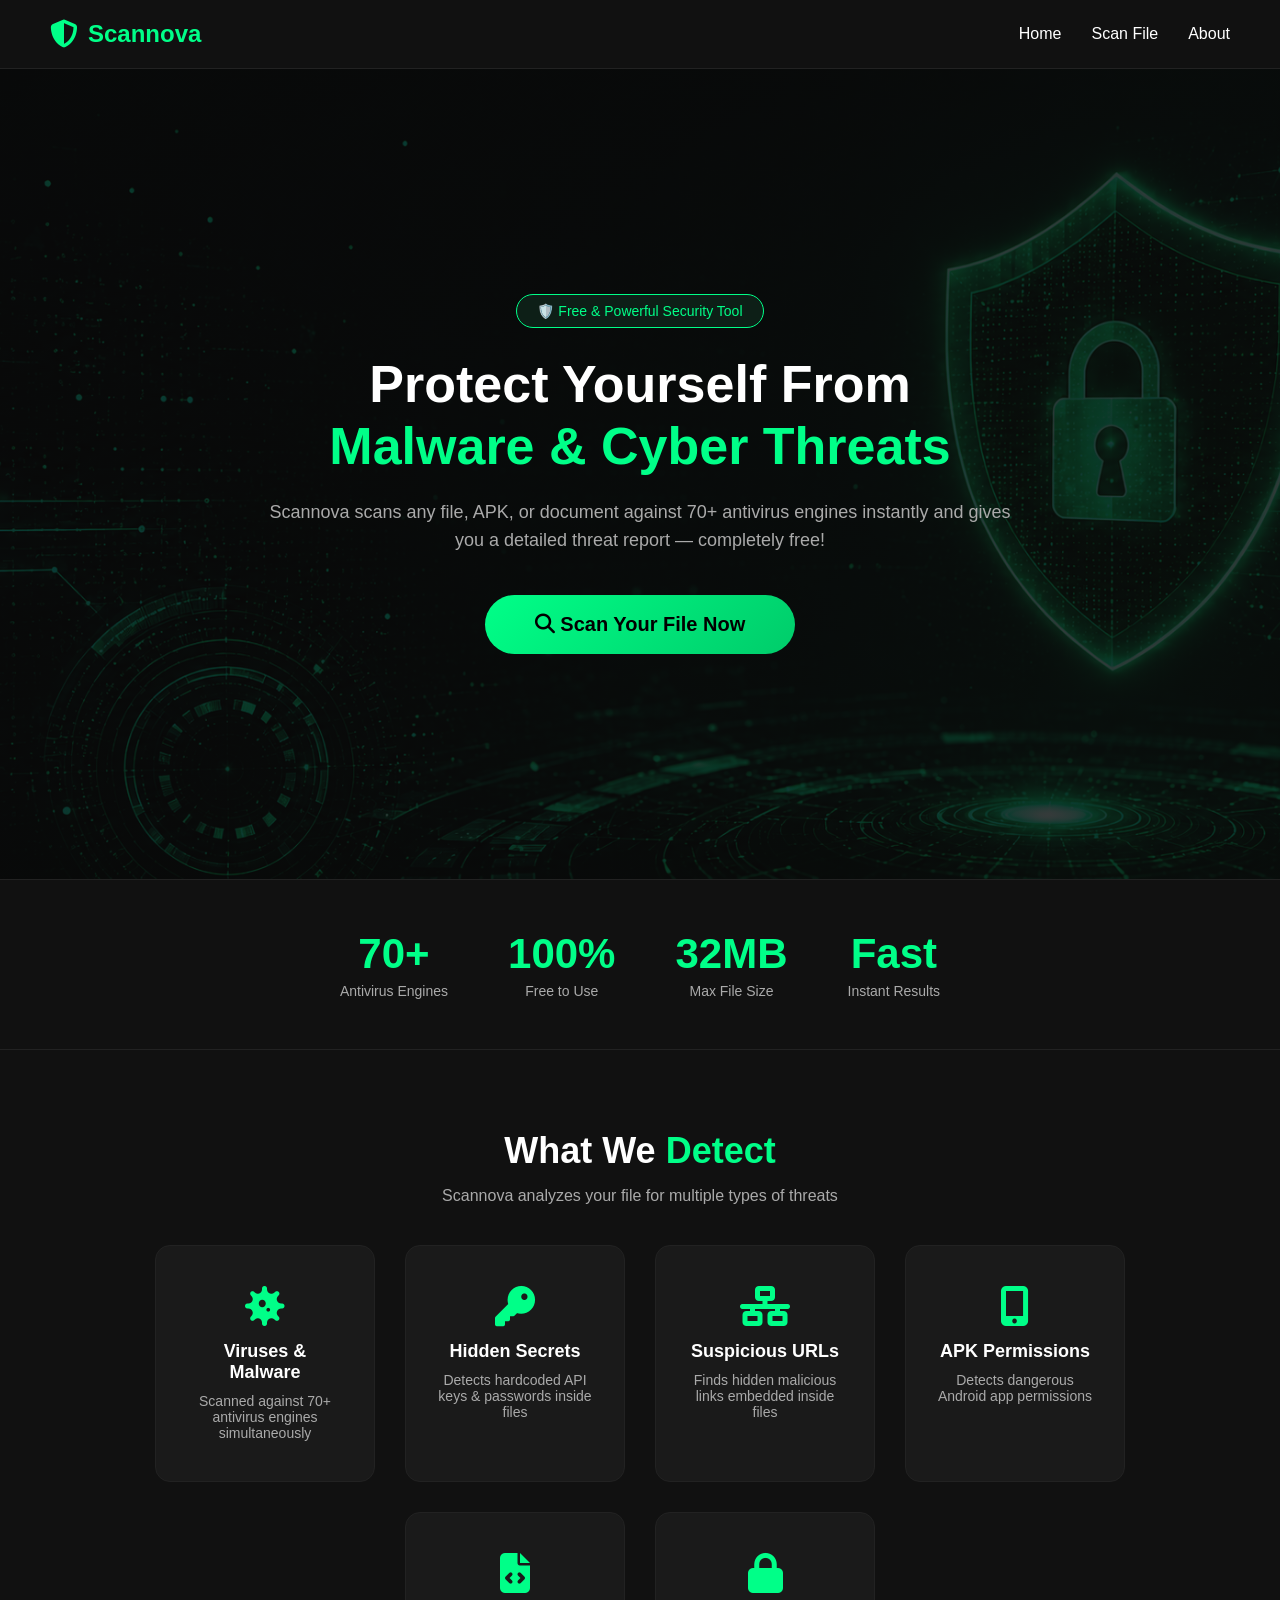
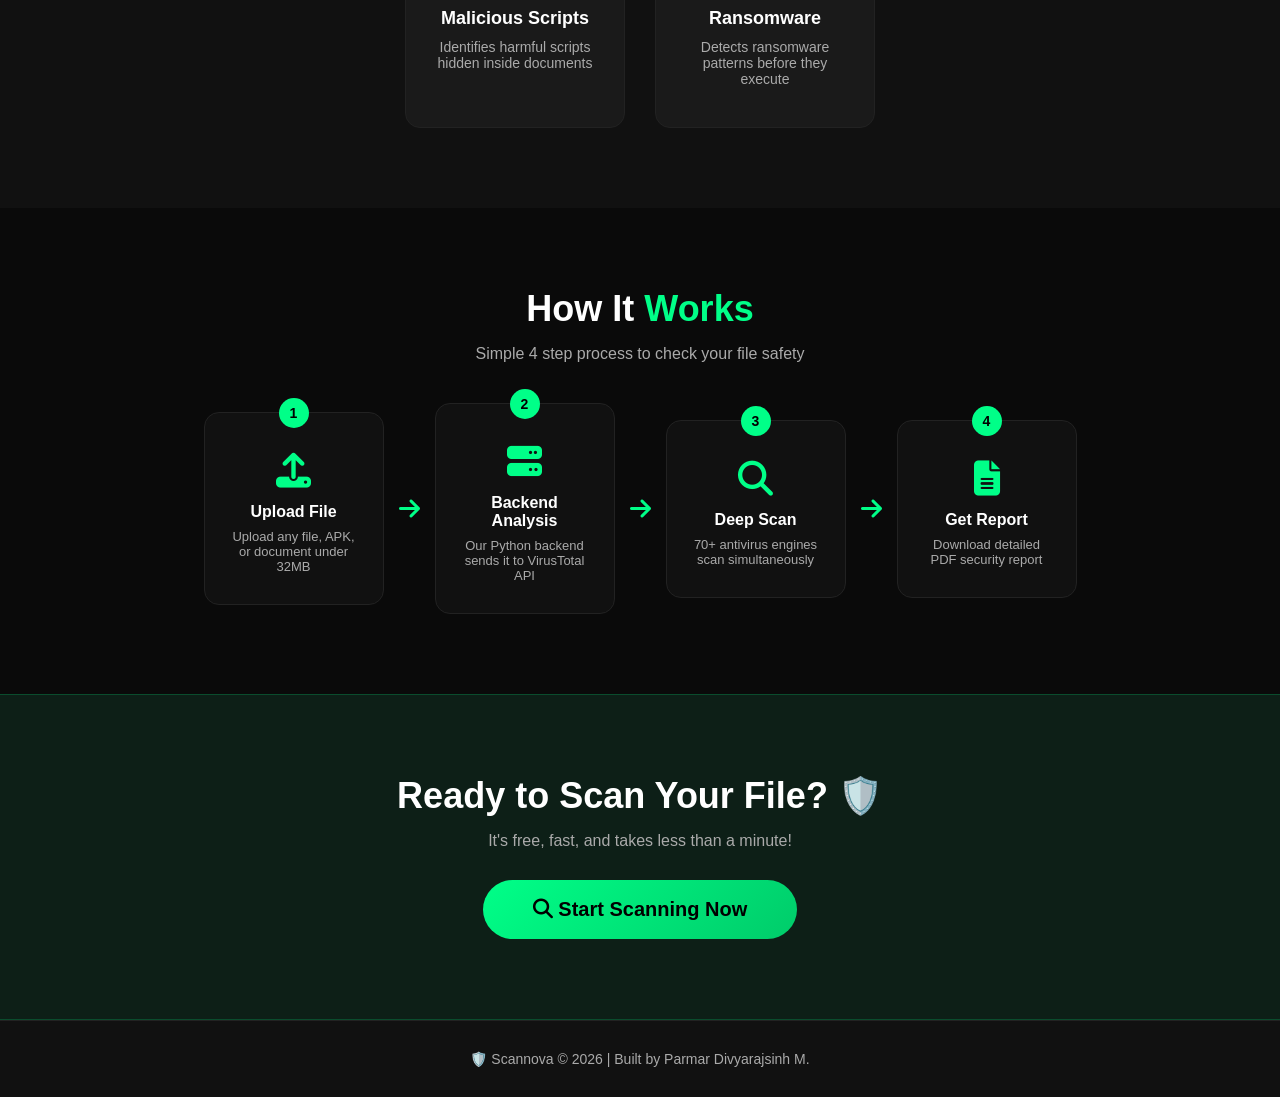
<file: frontend/index.html>
<!DOCTYPE html>
<html lang="en">
<head>
    <meta charset="UTF-8">
    <meta name="viewport" content="width=device-width, initial-scale=1.0">
    <title>Scannova - File & APK Malware Scanner</title>
    <link rel="stylesheet" href="css/style.css">
    <link href="https://cdnjs.cloudflare.com/ajax/libs/font-awesome/6.4.0/css/all.min.css" rel="stylesheet">
</head>
<body>

    <!-- NAVBAR -->
    <nav class="navbar">
        <div class="nav-logo">
            <i class="fas fa-shield-alt"></i>
            <span>Scannova</span>
        </div>
        <ul class="nav-links">
            <li><a href="index.html">Home</a></li>
            <li><a href="scan.html">Scan File</a></li>
            <li><a href="about.html">About</a></li>
        </ul>
    </nav>

    <!-- HERO SECTION -->
    <section class="hero">
        <div class="hero-content">
            <div class="badge">🛡️ Free & Powerful Security Tool</div>
            <h1>Protect Yourself From <span class="highlight">Malware & Cyber Threats</span></h1>
            <p>Scannova scans any file, APK, or document against 70+ antivirus engines instantly and gives you a detailed threat report — completely free!</p>
            <a href="scan.html" class="cta-btn">
                <i class="fas fa-search"></i> Scan Your File Now
            </a>
        </div>
    </section>

    <!-- STATS SECTION -->
    <section class="stats">
        <div class="stat-item">
            <h2>70+</h2>
            <p>Antivirus Engines</p>
        </div>
        <div class="stat-item">
            <h2>100%</h2>
            <p>Free to Use</p>
        </div>
        <div class="stat-item">
            <h2>32MB</h2>
            <p>Max File Size</p>
        </div>
        <div class="stat-item">
            <h2>Fast</h2>
            <p>Instant Results</p>
        </div>
    </section>

    <!-- WHAT WE DETECT -->
    <section class="features">
        <h2>What We <span class="highlight">Detect</span></h2>
        <p class="section-desc">Scannova analyzes your file for multiple types of threats</p>
        <div class="feature-cards">
            <div class="card">
                <i class="fas fa-virus"></i>
                <h3>Viruses & Malware</h3>
                <p>Scanned against 70+ antivirus engines simultaneously</p>
            </div>
            <div class="card">
                <i class="fas fa-key"></i>
                <h3>Hidden Secrets</h3>
                <p>Detects hardcoded API keys & passwords inside files</p>
            </div>
            <div class="card">
                <i class="fas fa-network-wired"></i>
                <h3>Suspicious URLs</h3>
                <p>Finds hidden malicious links embedded inside files</p>
            </div>
            <div class="card">
                <i class="fas fa-mobile-alt"></i>
                <h3>APK Permissions</h3>
                <p>Detects dangerous Android app permissions</p>
            </div>
            <div class="card">
                <i class="fas fa-file-code"></i>
                <h3>Malicious Scripts</h3>
                <p>Identifies harmful scripts hidden inside documents</p>
            </div>
            <div class="card">
                <i class="fas fa-lock"></i>
                <h3>Ransomware</h3>
                <p>Detects ransomware patterns before they execute</p>
            </div>
        </div>
    </section>

    <!-- HOW IT WORKS -->
    <section class="how-it-works">
        <h2>How It <span class="highlight">Works</span></h2>
        <p class="section-desc">Simple 4 step process to check your file safety</p>
        <div class="steps-row">
            <div class="step-card">
                <div class="step-num">1</div>
                <i class="fas fa-upload"></i>
                <h3>Upload File</h3>
                <p>Upload any file, APK, or document under 32MB</p>
            </div>
            <div class="step-arrow"><i class="fas fa-arrow-right"></i></div>
            <div class="step-card">
                <div class="step-num">2</div>
                <i class="fas fa-server"></i>
                <h3>Backend Analysis</h3>
                <p>Our Python backend sends it to VirusTotal API</p>
            </div>
            <div class="step-arrow"><i class="fas fa-arrow-right"></i></div>
            <div class="step-card">
                <div class="step-num">3</div>
                <i class="fas fa-search"></i>
                <h3>Deep Scan</h3>
                <p>70+ antivirus engines scan simultaneously</p>
            </div>
            <div class="step-arrow"><i class="fas fa-arrow-right"></i></div>
            <div class="step-card">
                <div class="step-num">4</div>
                <i class="fas fa-file-alt"></i>
                <h3>Get Report</h3>
                <p>Download detailed PDF security report</p>
            </div>
        </div>
    </section>

    <!-- CTA SECTION -->
    <section class="cta-section">
        <h2>Ready to Scan Your File? 🛡️</h2>
        <p>It's free, fast, and takes less than a minute!</p>
        <a href="scan.html" class="cta-btn">
            <i class="fas fa-search"></i> Start Scanning Now
        </a>
    </section>

    <!-- FOOTER -->
    <footer class="footer">
        <p>🛡️ Scannova &copy; 2026 | Built by Parmar Divyarajsinh M.</p>
    </footer>

</body>
</html>
</file>
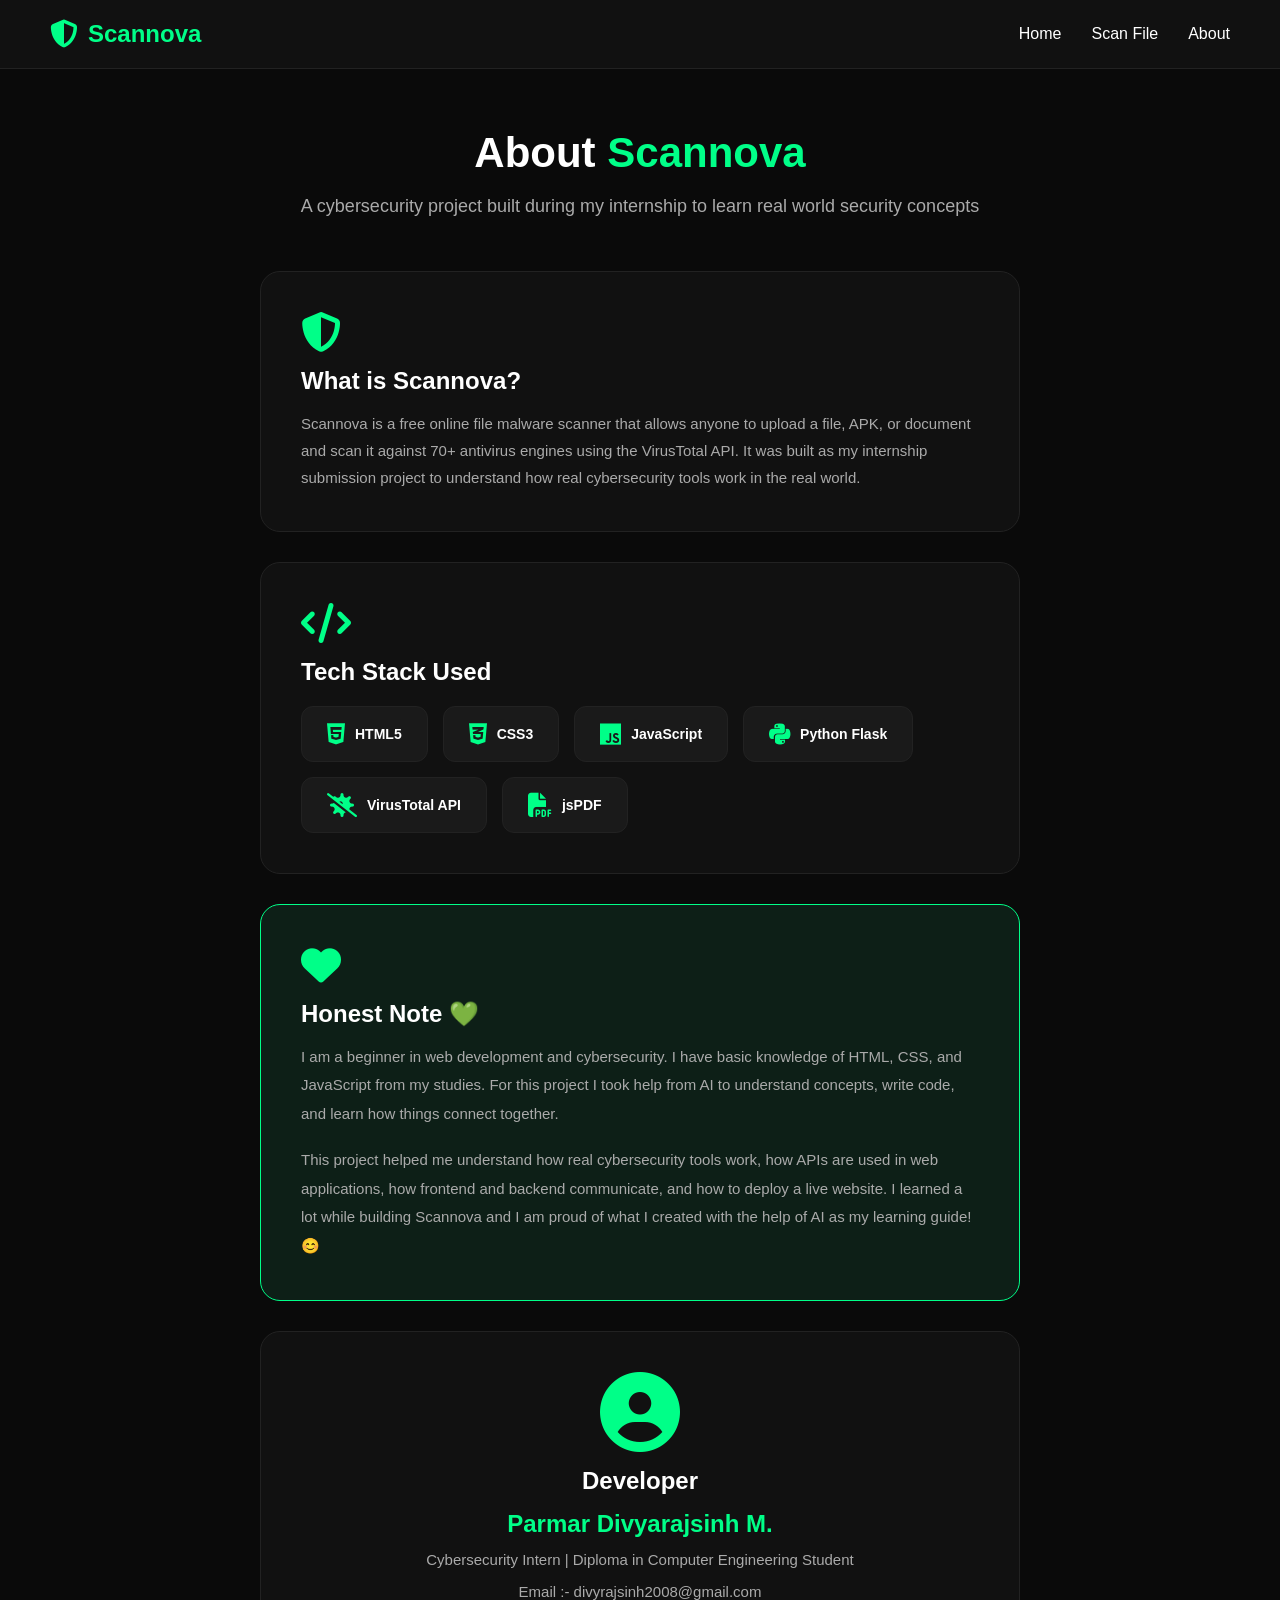
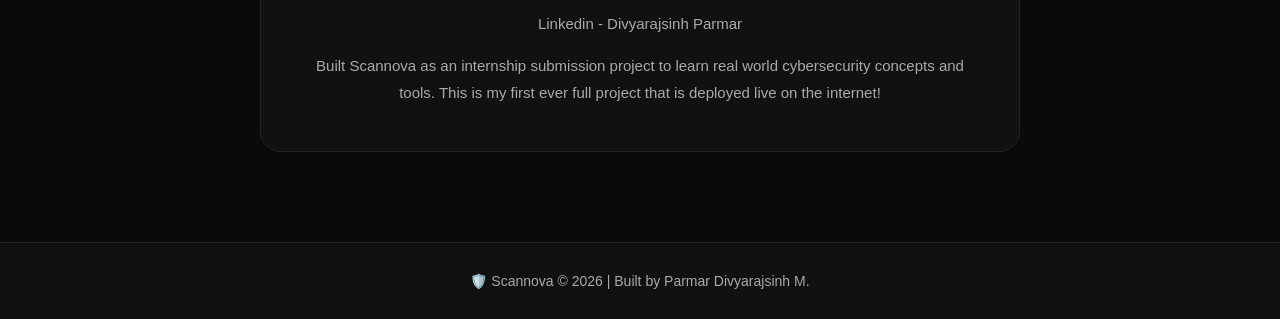
<file: frontend/about.html>
<!DOCTYPE html>
<html lang="en">
<head>
    <meta charset="UTF-8">
    <meta name="viewport" content="width=device-width, initial-scale=1.0">
    <title>Scannova - About</title>
    <link rel="stylesheet" href="css/style.css">
    <link rel="stylesheet" href="css/about.css">
    <link href="https://cdnjs.cloudflare.com/ajax/libs/font-awesome/6.4.0/css/all.min.css" rel="stylesheet">
</head>
<body>

    <!-- NAVBAR -->
    <nav class="navbar">
        <div class="nav-logo">
            <i class="fas fa-shield-alt"></i>
            <span>Scannova</span>
        </div>
        <ul class="nav-links">
            <li><a href="index.html">Home</a></li>
            <li><a href="scan.html">Scan File</a></li>
            <li><a href="about.html">About</a></li>
        </ul>
    </nav>

    <!-- ABOUT SECTION -->
    <section class="about-section">

        <!-- HERO -->
        <div class="about-hero">
            <h1>About <span class="highlight">Scannova</span></h1>
            <p>A cybersecurity project built during my internship to learn real world security concepts</p>
        </div>

        <!-- WHAT IS SCANNOVA -->
        <div class="about-card">
            <i class="fas fa-shield-alt"></i>
            <h2>What is Scannova?</h2>
            <p>Scannova is a free online file malware scanner that allows anyone to upload a file, APK, or document and scan it against 70+ antivirus engines using the VirusTotal API. It was built as my internship submission project to understand how real cybersecurity tools work in the real world.</p>
        </div>

        <!-- TECH STACK -->
        <div class="about-card">
            <i class="fas fa-code"></i>
            <h2>Tech Stack Used</h2>
            <div class="tech-grid">
                <div class="tech-item">
                    <i class="fab fa-html5"></i>
                    <span>HTML5</span>
                </div>
                <div class="tech-item">
                    <i class="fab fa-css3-alt"></i>
                    <span>CSS3</span>
                </div>
                <div class="tech-item">
                    <i class="fab fa-js"></i>
                    <span>JavaScript</span>
                </div>
                <div class="tech-item">
                    <i class="fab fa-python"></i>
                    <span>Python Flask</span>
                </div>
                <div class="tech-item">
                    <i class="fas fa-virus-slash"></i>
                    <span>VirusTotal API</span>
                </div>
                <div class="tech-item">
                    <i class="fas fa-file-pdf"></i>
                    <span>jsPDF</span>
                </div>
            </div>
        </div>

        <!-- HONEST NOTE -->
        <div class="about-card honest-card">
            <i class="fas fa-heart"></i>
            <h2>Honest Note 💚</h2>
            <p>I am a beginner in web development and cybersecurity. I have basic knowledge of HTML, CSS, and JavaScript from my studies. For this project I took help from AI to understand concepts, write code, and learn how things connect together.</p>
            <br>
            <p>This project helped me understand how real cybersecurity tools work, how APIs are used in web applications, how frontend and backend communicate, and how to deploy a live website. I learned a lot while building Scannova and I am proud of what I created with the help of AI as my learning guide! 😊</p>
        </div>

        <!-- DEVELOPER -->
        <div class="about-card developer-card">
            <i class="fas fa-user-circle developer-icon"></i>
            <h2>Developer</h2>
            <h3>Parmar Divyarajsinh M.</h3>
            <p>Cybersecurity Intern | Diploma in Computer Engineering Student</p>
            <p>Email :- divyrajsinh2008@gmail.com</p>
            <p>Linkedin - Divyarajsinh Parmar</p>
            <p class="dev-desc">Built Scannova as an internship submission project to learn real world cybersecurity concepts and tools. This is my first ever full project that is deployed live on the internet!</p>
        </div>

    </section>

    <!-- FOOTER -->
    <footer class="footer">
        <p>🛡️ Scannova &copy; 2026 | Built by Parmar Divyarajsinh M. </p>
    </footer>

</body>
</html>
</file>
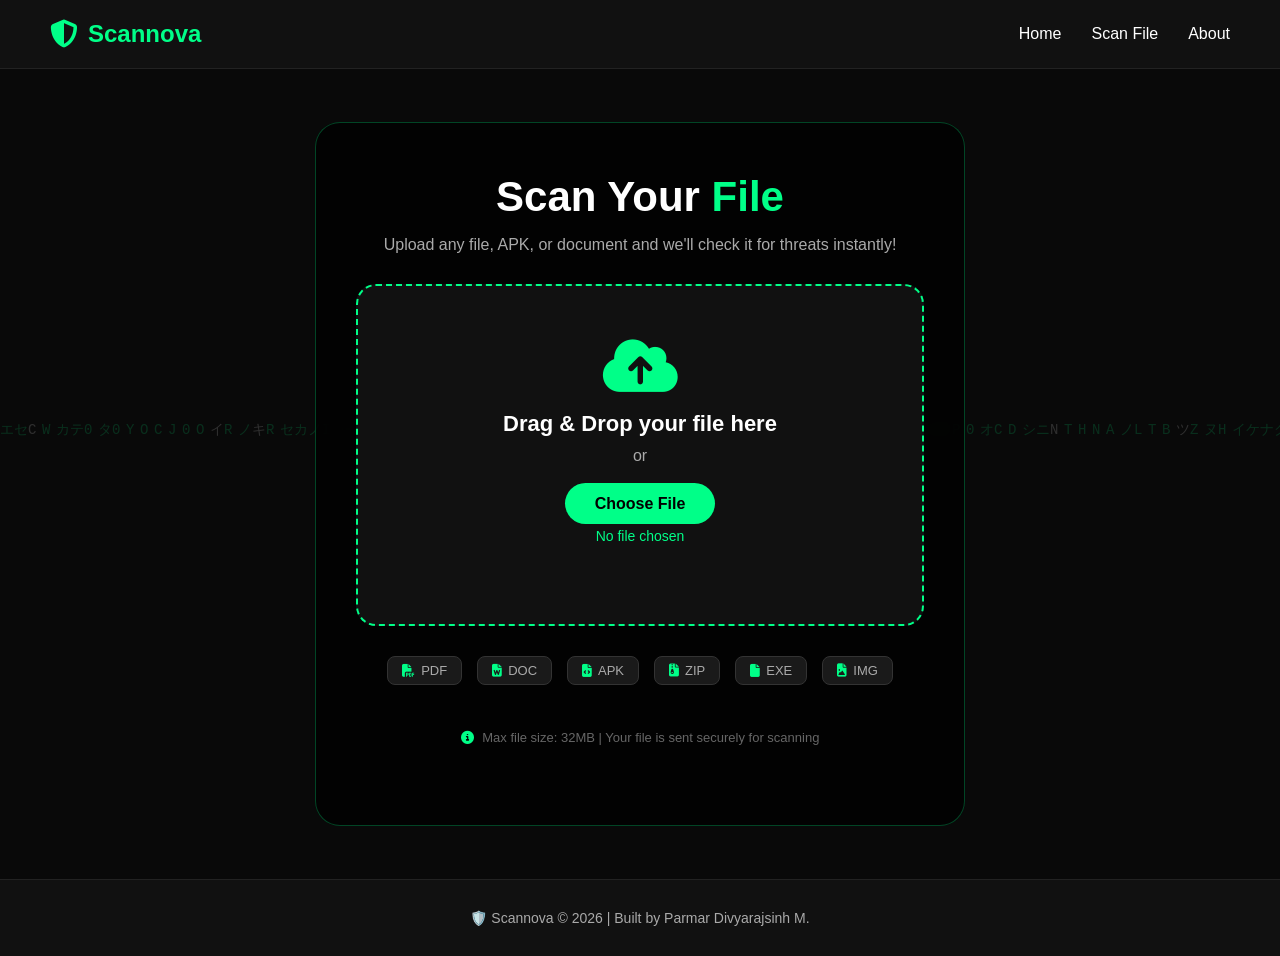
<file: frontend/scan.html>
<!DOCTYPE html>
<html lang="en">
<head>
    <meta charset="UTF-8">
    <meta name="viewport" content="width=device-width, initial-scale=1.0">
    <title>Scannova - Scan Your File</title>
    <link rel="stylesheet" href="css/style.css">
    <link rel="stylesheet" href="css/scan.css">
    <link href="https://cdnjs.cloudflare.com/ajax/libs/font-awesome/6.4.0/css/all.min.css" rel="stylesheet">
</head>
<body>

    <!-- NAVBAR -->
    <nav class="navbar">
        <div class="nav-logo">
            <i class="fas fa-shield-alt"></i>
            <span>Scannova</span>
        </div>
        <ul class="nav-links">
            <li><a href="index.html">Home</a></li>
            <li><a href="scan.html">Scan File</a></li>
            <li><a href="about.html">About</a></li>
        </ul>
    </nav>

    <!-- CYBER BACKGROUND CANVAS -->
    <canvas id="cyberCanvas"></canvas>

    <!-- SCAN SECTION -->
    <section class="scan-section">
        <div class="scan-content">
            <h1>Scan Your <span class="highlight">File</span></h1>
            <p>Upload any file, APK, or document and we'll check it for threats instantly!</p>

            <!-- UPLOAD BOX -->
            <div class="upload-box" id="uploadBox">
                <i class="fas fa-cloud-upload-alt upload-icon"></i>
                <h3>Drag & Drop your file here</h3>
                <p>or</p>
                <label for="fileInput" class="upload-btn">Choose File</label>
                <input type="file" id="fileInput" hidden>
                <p class="file-info" id="fileName">No file chosen</p>
            </div>

            <!-- FILE TYPES -->
            <div class="file-types">
                <span><i class="fas fa-file-pdf"></i> PDF</span>
                <span><i class="fas fa-file-word"></i> DOC</span>
                <span><i class="fas fa-file-code"></i> APK</span>
                <span><i class="fas fa-file-archive"></i> ZIP</span>
                <span><i class="fas fa-file"></i> EXE</span>
                <span><i class="fas fa-file-image"></i> IMG</span>
            </div>

            <!-- SCAN BUTTONS -->
            <div class="scan-buttons">
                <button class="scan-btn" id="scanBtn" onclick="scanFile()">
                    <i class="fas fa-search"></i> Scan Now
                </button>
                <button class="cancel-btn" id="cancelBtn" onclick="cancelFile()">
                    <i class="fas fa-times"></i> Remove File
                </button>
            </div>

            <!-- LOADING -->
            <div class="loading" id="loading" style="display:none;">
                <i class="fas fa-spinner fa-spin"></i>
                <p>Scanning your file... Please wait</p>
            </div>

            <!-- WARNING -->
            <p class="warning-text">
                <i class="fas fa-info-circle"></i>
                Max file size: 32MB | Your file is sent securely for scanning
            </p>

        </div>
    </section>

    <!-- FOOTER -->
    <footer class="footer">
        <p>🛡️ Scannova &copy; 2026 | Built by Parmar Divyarajsinh M.</p>
    </footer>

    <script src="js/main.js"></script>
    <script src="js/cyber-bg.js"></script>
</body>
</html>
</file>
<file: frontend/css/style.css>
/* ===== GLOBAL ===== */
* {
    margin: 0;
    padding: 0;
    box-sizing: border-box;
    font-family: 'Segoe UI', Tahoma, Geneva, Verdana, sans-serif;
}

body {
    background-color: #0a0a0a;
    color: #ffffff;
}

/* ===== NAVBAR ===== */
.navbar {
    display: flex;
    justify-content: space-between;
    align-items: center;
    padding: 20px 50px;
    background-color: #111111;
    border-bottom: 1px solid #222;
    position: sticky;
    top: 0;
    z-index: 100;
}

.nav-logo {
    display: flex;
    align-items: center;
    gap: 10px;
    font-size: 24px;
    font-weight: 700;
    color: #00ff88;
}

.nav-logo i {
    font-size: 28px;
}

.nav-links {
    list-style: none;
    display: flex;
    gap: 30px;
}

.nav-links a {
    color: #ffffff;
    text-decoration: none;
    font-size: 16px;
    transition: color 0.3s;
}

.nav-links a:hover {
    color: #00ff88;
}

/* ===== HERO ===== */
.hero {
    min-height: 90vh;
    display: flex;
    align-items: center;
    justify-content: center;
    text-align: center;
    padding: 50px 20px;
    
    /* 1. Dark overlay blend + Your Image */
    background: linear-gradient(rgba(10, 10, 10, 0.80), rgba(10, 10, 10, 0.80)), url('../assets/background.png');
    
    /* 2. Makes sure the image scales perfectly and stays centered */
    background-size: cover;
    background-position: center;
    background-repeat: no-repeat;
}

.hero-content {
    max-width: 750px;
}

.hero h1 {
    font-size: 52px;
    font-weight: 800;
    margin-bottom: 20px;
    line-height: 1.2;
}

.highlight {
    color: #00ff88;
}

.hero p {
    font-size: 18px;
    color: #aaaaaa;
    margin-bottom: 10px;
    line-height: 1.6;
}

/* ===== BADGE ===== */
.badge {
    display: inline-block;
    background-color: #0d1f17;
    border: 1px solid #00ff88;
    color: #00ff88;
    padding: 8px 20px;
    border-radius: 50px;
    font-size: 14px;
    margin-bottom: 25px;
}

/* ===== CTA BUTTON ===== */
.cta-btn {
    display: inline-block;
    background: linear-gradient(135deg, #00ff88, #00cc6a);
    color: #000000;
    padding: 18px 50px;
    border-radius: 50px;
    font-size: 20px;
    font-weight: 700;
    text-decoration: none;
    transition: all 0.3s;
    margin-top: 30px;
}

.cta-btn:hover {
    transform: translateY(-3px);
    box-shadow: 0 10px 30px rgba(0, 255, 136, 0.3);
}

/* ===== STATS ===== */
.stats {
    display: flex;
    justify-content: center;
    gap: 60px;
    flex-wrap: wrap;
    padding: 50px;
    background-color: #111;
    border-top: 1px solid #222;
    border-bottom: 1px solid #222;
}

.stat-item {
    text-align: center;
}

.stat-item h2 {
    font-size: 42px;
    font-weight: 800;
    color: #00ff88;
}

.stat-item p {
    color: #aaaaaa;
    font-size: 14px;
    margin-top: 5px;
}

/* ===== UPLOAD BOX ===== */
.upload-box {
    border: 2px dashed #00ff88;
    border-radius: 20px;
    padding: 50px 30px;
    margin-bottom: 30px;
    cursor: pointer;
    transition: all 0.3s;
    background-color: #111;
}

.upload-box:hover {
    background-color: #0d1f17;
    transform: scale(1.01);
}

.upload-icon {
    font-size: 60px;
    color: #00ff88;
    margin-bottom: 15px;
}

.upload-box h3 {
    font-size: 22px;
    margin-bottom: 10px;
}

.upload-box p {
    color: #aaaaaa;
    margin-bottom: 15px;
}

.upload-btn {
    background-color: #00ff88;
    color: #000000;
    padding: 12px 30px;
    border-radius: 50px;
    cursor: pointer;
    font-weight: 700;
    font-size: 16px;
    transition: all 0.3s;
}

.upload-btn:hover {
    background-color: #00cc6a;
}

.file-info {
    margin-top: 15px;
    color: #00ff88 !important;
    font-size: 14px !important;
}

/* ===== SCAN BUTTON ===== */
.scan-btn {
    background: linear-gradient(135deg, #00cc6a, #00cc6a);
    color: #000000;
    border: none;
    padding: 18px 60px;
    border-radius: 50px;
    font-size: 20px;
    font-weight: 700;
    cursor: pointer;
    transition: all 0.3s;
    margin-top: 10px;
}

.scan-btn:hover {
    transform: translateY(-3px);
    box-shadow: 0 10px 30px rgba(0, 255, 136, 0.3);
}

/* ===== LOADING ===== */
.loading {
    margin-top: 30px;
    color: #00ff88;
    font-size: 18px;
}

.loading i {
    font-size: 40px;
    margin-bottom: 10px;
}

/* ===== FEATURES ===== */
.features {
    padding: 80px 50px;
    text-align: center;
    background-color: #111111;
}

.features h2 {
    font-size: 36px;
    margin-bottom: 15px;
}

/* ===== SECTION DESC ===== */
.section-desc {
    color: #aaaaaa;
    font-size: 16px;
    margin-bottom: 40px;
}

/* ===== FEATURE CARDS ===== */
.feature-cards {
    display: flex;
    justify-content: center;
    gap: 30px;
    flex-wrap: wrap;
}

.card {
    background-color: #1a1a1a;
    border: 1px solid #222;
    border-radius: 15px;
    padding: 40px 30px;
    width: 220px;
    transition: all 0.3s;
}

.card:hover {
    border-color: #00ff88;
    transform: translateY(-5px);
}

.card i {
    font-size: 40px;
    color: #00ff88;
    margin-bottom: 15px;
}

.card h3 {
    font-size: 18px;
    margin-bottom: 10px;
}

.card p {
    color: #aaaaaa;
    font-size: 14px;
}

/* ===== HOW IT WORKS ===== */
.how-it-works {
    padding: 80px 50px;
    text-align: center;
    background-color: #0a0a0a;
}

.how-it-works h2 {
    font-size: 36px;
    margin-bottom: 15px;
}

.steps-row {
    display: flex;
    justify-content: center;
    align-items: center;
    gap: 15px;
    flex-wrap: wrap;
    margin-top: 40px;
}

.step-card {
    background-color: #111;
    border: 1px solid #222;
    border-radius: 15px;
    padding: 30px 25px;
    width: 180px;
    text-align: center;
    transition: all 0.3s;
    position: relative;
}

.step-card:hover {
    border-color: #00ff88;
    transform: translateY(-5px);
}

.step-num {
    position: absolute;
    top: -15px;
    left: 50%;
    transform: translateX(-50%);
    background-color: #00ff88;
    color: #000;
    width: 30px;
    height: 30px;
    border-radius: 50%;
    display: flex;
    align-items: center;
    justify-content: center;
    font-weight: 800;
    font-size: 14px;
}

.step-card i {
    font-size: 35px;
    color: #00ff88;
    margin-bottom: 15px;
    margin-top: 10px;
}

.step-card h3 {
    font-size: 16px;
    margin-bottom: 8px;
}

.step-card p {
    color: #aaaaaa;
    font-size: 13px;
}

.step-arrow {
    color: #00ff88;
    font-size: 24px;
}

/* ===== CTA SECTION ===== */
.cta-section {
    padding: 80px 50px;
    text-align: center;
    background-color: #0d1f17;
    border-top: 1px solid #00ff8833;
    border-bottom: 1px solid #00ff8833;
}

.cta-section h2 {
    font-size: 36px;
    margin-bottom: 15px;
}

.cta-section p {
    color: #aaaaaa;
    font-size: 16px;
}

/* ===== FOOTER ===== */
.footer {
    text-align: center;
    padding: 30px;
    background-color: #111111;
    border-top: 1px solid #222;
    color: #aaaaaa;
    font-size: 14px;
}

/* ===== MOBILE FRIENDLY ===== */
@media (max-width: 768px) {

    /* NAVBAR */
    .navbar {
        padding: 15px 20px;
        flex-direction: column;
        gap: 15px;
    }

    .nav-links {
        gap: 15px;
    }

    /* HERO */
    .hero h1 {
        font-size: 32px;
    }
    /* HERO BACKGROUND FIX FOR MOBILE */
    .hero {
        background-attachment: scroll !important;
        background-size: cover !important;
        background-position: center center !important;
        min-height: 100svh;
    }

    .hero p {
        font-size: 15px;
    }

    .cta-btn {
        font-size: 16px;
        padding: 14px 30px;
    }

    /* STATS */
    .stats {
        gap: 30px;
        padding: 30px 20px;
    }

    .stat-item h2 {
        font-size: 30px;
    }

    /* FEATURES */
    .features {
        padding: 50px 20px;
    }

    .feature-cards {
        gap: 15px;
    }

    .card {
        width: 100%;
    }

    /* HOW IT WORKS */
    .how-it-works {
        padding: 50px 20px;
    }

    .steps-row {
        flex-direction: column;
        align-items: center;
    }

    .step-arrow {
        transform: rotate(90deg);
    }

    .step-card {
        width: 100%;
    }

    /* CTA SECTION */
    .cta-section {
        padding: 50px 20px;
    }

    .cta-section h2 {
        font-size: 26px;
    }

    /* SCAN PAGE */
    .scan-content {
        padding: 30px 20px;
    }

    .scan-content h1 {
        font-size: 30px;
    }

    .scan-buttons {
        flex-direction: column;
        align-items: center;
    }

    .scan-btn, .cancel-btn {
        width: 100%;
    }

    /* RESULTS PAGE */
    .results-section {
        padding: 40px 15px;
    }

    .results-section h1 {
        font-size: 30px;
    }

    .detection-stats {
        gap: 20px;
    }

    .stat span {
        font-size: 36px;
    }

    .action-buttons {
        flex-direction: column;
        align-items: center;
    }

    .scan-btn, .download-btn {
        width: 100%;
    }

    /* ABOUT PAGE */
    .about-section {
        padding: 40px 15px;
    }

    .about-hero h1 {
        font-size: 30px;
    }

    .tech-grid {
        gap: 10px;
    }

    .tech-item {
        padding: 10px 15px;
    }

    /* FOOTER */
    .footer {
        font-size: 12px;
        padding: 20px;
    }
}
</file>
<file: frontend/css/about.css>
/* ===== ABOUT SECTION ===== */
.about-section {
    max-width: 800px;
    margin: 0 auto;
    padding: 60px 20px;
    text-align: center;
}

/* ===== ABOUT HERO ===== */
.about-hero {
    margin-bottom: 50px;
}

.about-hero h1 {
    font-size: 42px;
    font-weight: 800;
    margin-bottom: 15px;
}

.about-hero p {
    font-size: 18px;
    color: #aaaaaa;
    line-height: 1.6;
}

/* ===== ABOUT CARD ===== */
.about-card {
    background-color: #111;
    border: 1px solid #222;
    border-radius: 20px;
    padding: 40px;
    margin-bottom: 30px;
    text-align: left;
    transition: all 0.3s;
}

.about-card:hover {
    border-color: #00ff88;
    transform: translateY(-3px);
}

.about-card > i {
    font-size: 40px;
    color: #00ff88;
    margin-bottom: 15px;
    display: block;
}

.about-card h2 {
    font-size: 24px;
    margin-bottom: 15px;
    color: #ffffff;
}

.about-card p {
    color: #aaaaaa;
    font-size: 15px;
    line-height: 1.8;
}

/* ===== STEPS ===== */
.steps {
    display: flex;
    flex-direction: column;
    gap: 20px;
    margin-top: 20px;
}

.step {
    display: flex;
    align-items: center;
    gap: 20px;
    background-color: #1a1a1a;
    border-radius: 12px;
    padding: 20px;
    border: 1px solid #222;
}

.step-number {
    background-color: #00ff88;
    color: #000000;
    width: 40px;
    height: 40px;
    border-radius: 50%;
    display: flex;
    align-items: center;
    justify-content: center;
    font-weight: 800;
    font-size: 18px;
    flex-shrink: 0;
}

.step h4 {
    font-size: 16px;
    margin-bottom: 5px;
    color: #ffffff;
}

.step p {
    font-size: 14px;
    color: #aaaaaa;
    margin: 0;
}

/* ===== TECH GRID ===== */
.tech-grid {
    display: flex;
    flex-wrap: wrap;
    gap: 15px;
    margin-top: 20px;
}

.tech-item {
    background-color: #1a1a1a;
    border: 1px solid #222;
    border-radius: 12px;
    padding: 15px 25px;
    display: flex;
    align-items: center;
    gap: 10px;
    transition: all 0.3s;
}

.tech-item:hover {
    border-color: #00ff88;
    background-color: #0d1f17;
}

.tech-item i {
    font-size: 24px;
    color: #00ff88;
}

.tech-item span {
    font-size: 14px;
    font-weight: 600;
    color: #ffffff;
}

/* ===== DEVELOPER CARD ===== */
.developer-card {
    text-align: center !important;
}

.developer-icon {
    font-size: 80px !important;
    color: #00ff88;
    margin-bottom: 20px;
}

.developer-card h3 {
    font-size: 24px;
    color: #00ff88;
    margin-bottom: 8px;
}

.developer-card p {
    font-size: 15px;
    color: #aaaaaa;
    margin-bottom: 5px;
}

.dev-desc {
    margin-top: 15px !important;
    line-height: 1.8 !important;
}
/* ===== HONEST CARD ===== */
.honest-card {
    border-color: #00ff88 !important;
    background-color: #0d1f17 !important;
}

.honest-card i {
    color: #00ff88;
}

.honest-card p {
    line-height: 1.9 !important;
}
</file>
<file: frontend/css/scan.css>
/* ===== CYBER CANVAS ===== */
#cyberCanvas {
    position: fixed;
    top: 0;
    left: 0;
    width: 100%;
    height: 100%;
    z-index: -1;
    opacity: 0.15;
}

/* ===== SCAN SECTION ===== */
.scan-section {
    min-height: 90vh;
    display: flex;
    align-items: center;
    justify-content: center;
    padding: 50px 20px;
    text-align: center;
}

.scan-content {
    max-width: 650px;
    width: 100%;
    background: rgba(0, 0, 0, 0.75);
    border: 1px solid #00ff8844;
    border-radius: 25px;
    padding: 50px 40px;
    backdrop-filter: blur(10px);
}

.scan-content h1 {
    font-size: 42px;
    font-weight: 800;
    margin-bottom: 15px;
}

.scan-content p {
    color: #aaaaaa;
    font-size: 16px;
    margin-bottom: 30px;
}

/* ===== FILE TYPES ===== */
.file-types {
    display: flex;
    justify-content: center;
    gap: 15px;
    flex-wrap: wrap;
    margin-bottom: 25px;
}

.file-types span {
    background-color: #1a1a1a;
    border: 1px solid #333;
    border-radius: 8px;
    padding: 6px 14px;
    font-size: 13px;
    color: #aaaaaa;
    display: flex;
    align-items: center;
    gap: 6px;
}

.file-types span i {
    color: #00ff88;
}

/* ===== WARNING TEXT ===== */
.warning-text {
    margin-top: 20px !important;
    font-size: 13px !important;
    color: #666666 !important;
}

.warning-text i {
    color: #00ff88;
    margin-right: 5px;
}
/* ===== SCAN BUTTONS ===== */
.scan-buttons {
    display: flex;
    gap: 15px;
    justify-content: center;
    flex-wrap: wrap;
    margin-top: 10px;
}

/* ===== CANCEL BUTTON ===== */
.cancel-btn {
    background: transparent;
    color: #ff4444;
    border: 2px solid #ff4444;
    padding: 18px 40px;
    border-radius: 50px;
    font-size: 18px;
    font-weight: 700;
    cursor: pointer;
    transition: all 0.3s;
}

.cancel-btn:hover {
    background-color: #ff4444;
    color: #ffffff;
    transform: translateY(-3px);
}
</file>
